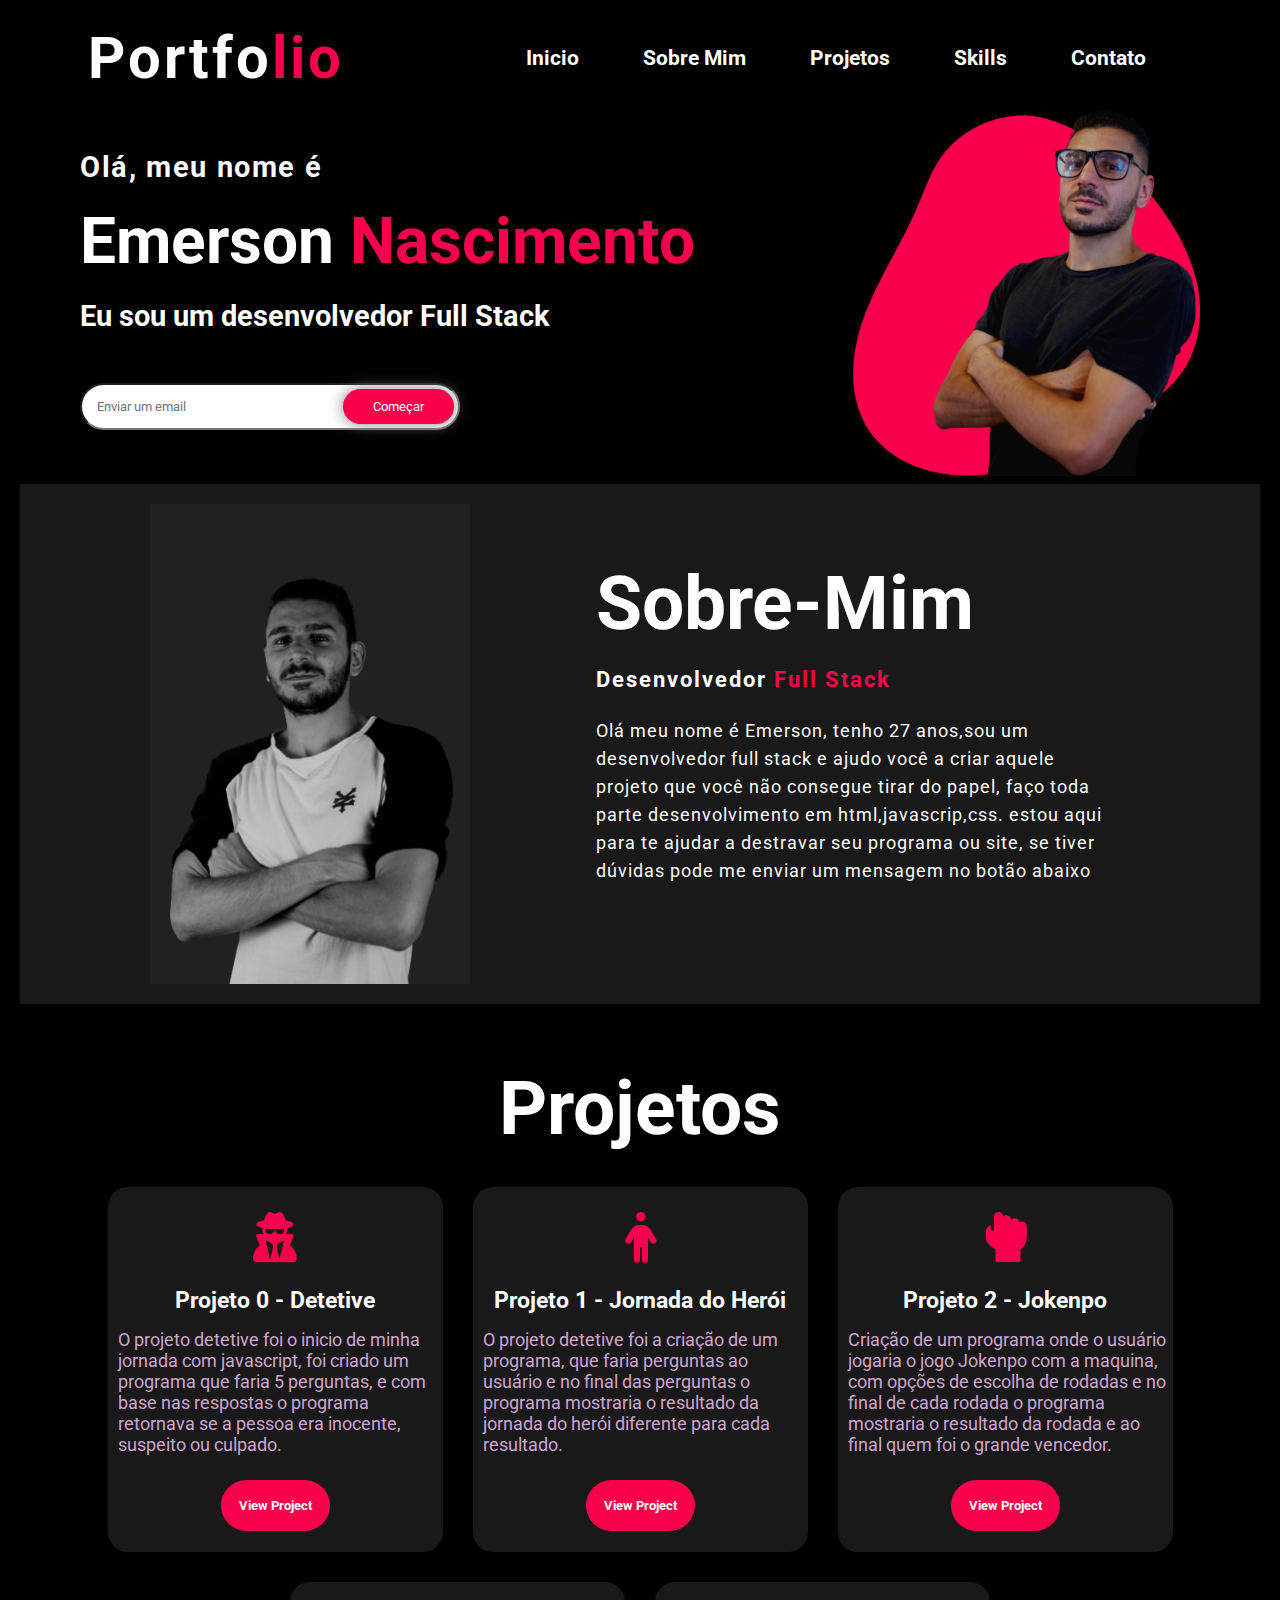
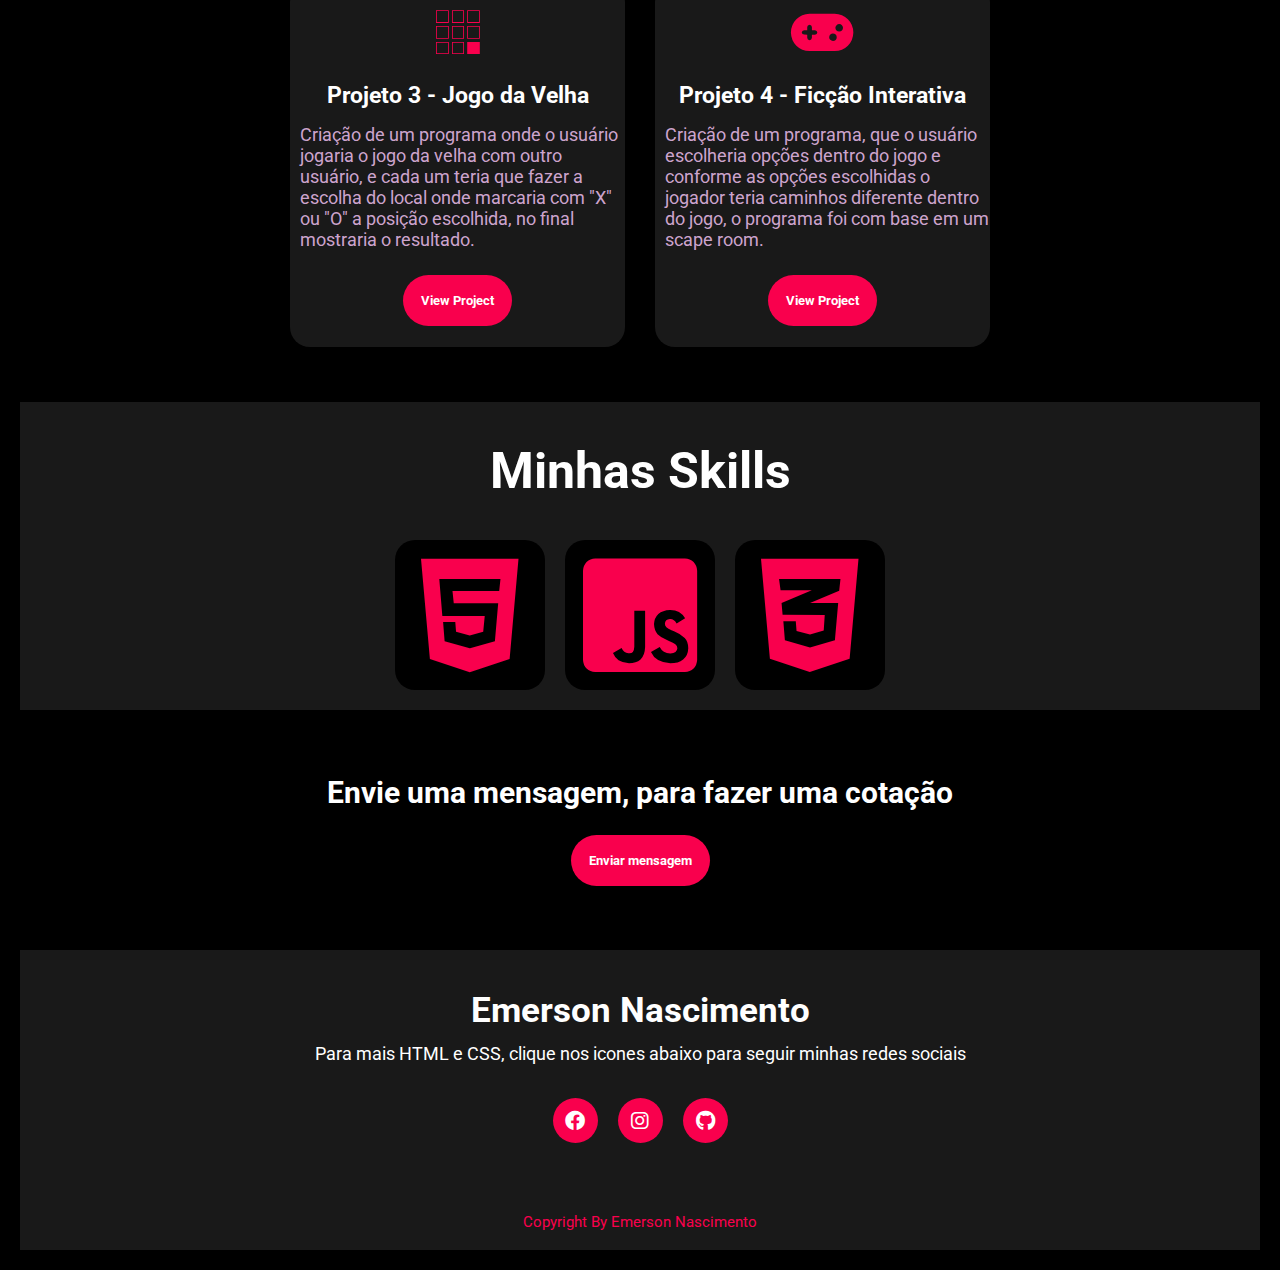
<file: index.html>
<!DOCTYPE html>
<html lang="pt-br">
<head>
    <meta charset="UTF-8">
    <meta http-equiv="X-UA-Compatible" content="IE=edge">
    <meta name="viewport" content="width=device-width, initial-scale=1.0">
    <link rel="stylesheet" href="Style.css">
    <link rel="stylesheet" href="mobile.css">
    <link rel="stylesheet" type="text/css" href="fontawesome-free-6.1.1-web/css/all.min.css">
    <title>Portfolio</title>
</head>

<body>

    <header>
        <div id="title">
            <h2>Portfo<span>lio</span></h2></a>
        </div>

        <div class="mobile-Menu">
            <div class="line1"></div>
            <div class="line2"></div>
            <div class="line3"></div>
        </div>

        <nav class="nav-bar">
            <ul class="nav-List">
                <li><a href="/index.html">Inicio</a></li>
                <li><a href="#sobremim">Sobre mim</a></li>
                <li><a href="#projetos">Projetos</a></li>
                <li><a href="#skills">Skills</a></li>
                <li><a href="#contato">Contato</a></li>
            </ul>
        </nav>
    </header>
    <a href="/index.html"></a>
    <main>
        <aside>
            <h4>Olá, meu nome é </h4>
            <h1>Emerson<span> Nascimento</span></h1>
            <h3>Eu sou um desenvolvedor Full Stack</h3>
            <div class="Container-btn">
                <form>
                    <input type="email" nome="email" placeholder="Enviar um email">
                    <input type="submit" nome="submit" value="Começar">
                </form>
            </div><!--Container-btn-->   
        </aside>
        <article>
            <img src="./fundo.png" alt="main-fundo" >
        </article>
    </main>
        <section class="sobre">
            <div class="Main-sobre">
                <img src="main-img.png">
                <div class="text-sobre">
                    <h2>Sobre-mim</h2>
                    <h5>Desenvolvedor <span>Full Stack</span></h5>
                    <p>Olá meu nome é Emerson, tenho 27 anos,sou um desenvolvedor full stack e ajudo você a criar aquele projeto que você não consegue tirar do papel, faço toda parte desenvolvimento em html,javascrip,css.
                        estou aqui para te ajudar a destravar seu programa ou site, se tiver dúvidas pode me enviar um mensagem no botão abaixo 
                    </p>
                    
                </div><!--text-sobre-->
            </div><!--Main-sobre-->

        </section><!--background-color-sobre-->

    <div id="projetos" class="container-projetos">
        <a name="#projetos"></a>
        <div class="title">
            <h2>Projetos</h2>
        </div><!--title-->
        
        <div class="caixa">

            <div class="card">
                <i class="fa-solid fa-user-secret"></i>
                <h5>Projeto 0 - Detetive </h5>
                <p>O projeto detetive foi o inicio de minha jornada com javascript, foi criado um programa que faria 5 perguntas, e com base nas respostas o programa retornava se a pessoa era inocente, suspeito ou culpado.</p>
                <a href="https://github.com/nascimentoemerson/Blue-Edtech/blob/main/Projeto-Detetive " target="_blank "><button class="btn">View Project</button></a>
            </div><!--card-->

            <div class="card">
                <i class="fa-solid fa-person"></i>
                <h5>Projeto 1 - Jornada do Herói</h5>
                <p>O projeto detetive foi a criação de um programa, que faria perguntas ao usuário e no final das perguntas o programa mostraria o resultado da jornada do herói diferente para cada resultado.</p>
                <a href="https://github.com/nascimentoemerson/Blue-Edtech/blob/main/Projeto-JornadaHeroi " target="_blank "><button class="btn">View Project</button></a>
            </div><!--card-->

            <div class="card">
                <i class="fa-solid fa-hand-back-fist"></i>
                <h5>Projeto 2 - Jokenpo</h5>
                <p>Criação de um programa onde o usuário jogaria o jogo Jokenpo com a maquina, com opções de escolha de rodadas e no final de cada rodada o programa mostraria o resultado da rodada e ao final quem foi o grande vencedor.</p>
                <a href="https://github.com/nascimentoemerson/Blue-Edtech/blob/main/Projeto-Jokenp%C3%B4 " target="_blank "><button class="btn">View Project</button></a>
            </div><!--card-->

            <div class="card">
                <i class="fa-brands fa-buromobelexperte"></i>
                <h5>Projeto 3 - Jogo da Velha</h5>
                <p>Criação de um programa onde o usuário jogaria o jogo da velha com outro usuário, e cada um teria que fazer a escolha do local onde marcaria com "X" ou "O" a posição escolhida, no final mostraria o resultado.</p>
                <a href="https://github.com/nascimentoemerson/Blue-Edtech/blob/main/Projeto_Jogo_Velha " target="_blank "><button class="btn">View Project</button></a>
            </div><!--card-->

            <div class="card">
                <i class="fa-solid fa-gamepad"></i>
                <h5>Projeto 4 - Ficção Interativa</h5>
                <p>Criação de um programa, que o usuário escolheria opções dentro do jogo e conforme as opções escolhidas o jogador teria caminhos diferente dentro do jogo, o programa foi com base em um scape room.</p>
                <a href="https://github.com/nascimentoemerson/Blue-Edtech/blob/main/Projeto%204%20-%20Jogo%20da%20Fic%C3%A7%C3%A3o%20Interativa " target="_blank"><button class="btn">View Project</button></a>
            </div><!--card-->

        </div><!--caixa-->
    </div><!--container-projetos-->

    <div class="container-skills">
        <a name="#skills"></a>
        <div id="skills" class="texto">
            <h2>Minhas Skills</h2>
        </div><!--title-->

        <div class="caixa-skills">

            <div class="card-sk">
                <i class="fa-brands fa-html5"></i>
            </div><!--card-->

            <div class="card-sk">
                <i class="fa-brands fa-js-square"></i>
            </div><!--card-->

            <div class="card-sk">
                <i class="fa-brands fa-css3-alt"></i>
            </div><!--card-->

        </div><!--caixa-skills-->


    </div><!--container-skills-->
    <a name="#contato"></a>
    <div id="contato" class="me-contate">
        <p>Envie uma mensagem, para fazer uma cotação</p>
        <button class="btn">Enviar mensagem</button>
    </div><!--me-contate-->

    <footer>
        <h6>Emerson Nascimento</h6>
        <p>Para mais HTML e CSS, clique nos icones abaixo para seguir minhas redes sociais</p>
        <div class="Redes-sociais">
            <a href="https://www.facebook.com/maza05/" target="_blank"><i class="fa-brands fa-facebook"></i></a>
            <a href="https://www.instagram.com/nascimentoemerson/" target="_blank"><i class="fa-brands fa-instagram"></i></a>
            <a href="https://github.com/nascimentoemerson/" target="_blank"><i class="fa-brands fa-github"></i></a>
        </div><!--Redes-sociais-->

        <div class="End">
            <p>Copyright By Emerson Nascimento</p>
        </div>
        
    </footer>
    <script src="mobile-navbar.js"></script>
</body>

</html>
</file>
<file: Style.css>
@import url('https://fonts.googleapis.com/css2?family=Roboto:ital,wght@0,100;0,300;0,400;0,500;0,700;0,900;1,100;1,300;1,400;1,500;1,700;1,900&display=swap');

*{
    margin: 0;
    padding: 0;
    box-sizing: border-box;
    font-family: 'Roboto', sans-serif;
}

html,body{
    overflow-x: hidden;
    background-color: black;
    color: white;
    margin: 0 auto;
    width: 100%;
    padding: 10px;
    left: 10%;
}

header{
    display: flex;
    flex-direction: row;
    justify-content: space-around;
    align-items: center;
}

#title{
    flex-direction: column;
}


#title h2{
    color: #fff;
    font-size: 3.6rem;
    cursor: pointer;
    letter-spacing: 3px;
    
    
}


span{
    color: #f9004d;
}

nav{
    align-items: center;
    justify-content: space-between;
    padding: 1.0rem;
}

nav ul li{
    display: inline-block;
    font-size: 1.3rem;
    padding: 10px 30px;
    list-style-type: none;
}

nav ul li a{
    color: #fff;
    text-decoration: none;
    font-weight: bold;
    text-transform: capitalize;
}

nav ul li a:hover{
    color: #f9004d;
}

main{
    display: flex;
    align-items: center;
    justify-content: space-around;
}
.Main{
    display: flex;
    flex-direction: row;
    width: 100%;
    top: 20%;
    margin: 0 auto;
}

img{
    width: 30vw;
}


h4{
    color: #fcfcfc;
    letter-spacing: 0.1rem;
    font-size: 1.8rem;
}

h1{
    color: #fff;
    margin: 20px 0px 20px;
    font-size: 4.0rem;
}

h3{
    color: #fff;
    font-size: 1.8rem;
    margin-bottom: 50px;
}

.Container-btn form{
    width: 380px;
    max-width: 100%;
    position: relative;
}

.Container-btn form input:first-child{
    display: inline-block;
    width: 100%;
    padding: 14px 130px 14px 15px;
    border-radius: 30px;
    outline: none;
}

.Container-btn form input:last-child{
    position: absolute;
    display: inline-block;
    outline: none;
    padding: 10px 30px;
    border: none;
    border-radius: 30px;
    background-color: #f9004d;
    color: #fff;
    box-shadow: 0px 0px 15px #858585;
    right: 6px;
    top: 6px;
}

.sobre{
    background-color: #191919;
    width: 100%;
    padding: 20px;
}

.sobre img{
    width: 320px;
    height: auto;
}

.text-sobre{
    width: 550px;
    padding: 1rem;

}

.Main-sobre{
    width: 100%;
    display: flex;
    flex-direction: row;
    align-items: center;
    justify-content: space-evenly;
    margin: 0 auto;
}

.text-sobre h2{
    color: #fff;
    font-size: 75px;
    text-transform: capitalize;
    margin-bottom: 20px;
}

.text-sobre h5{
    color: #fff;
    letter-spacing: 2px;
    font-size: 22px;
    margin-bottom: 25px;
    text-transform: capitalize;
}

.text-sobre p{
    color: #fcfcfc;
    letter-spacing: 1px;
    line-height: 28px;
    font-size: 18px;
    margin-bottom: 45px;

}

.btn{
    background-color: #f9004d;
    color: #fff;
    text-transform: none;
    border: 2px solid transparent;
    font-weight: bold;
    padding: 13px 20px;
    border-radius: 30px;
    transition: .4s;
}

.btn:hover{
    background-color: transparent;
    border: 2px solid #f9004d;
    cursor: pointer;
}

.container-projetos{
    background-color: black;
    width: 100%;
    padding: 40px 0px;
}

.title h2{
    color: #fff;
    font-size: 75px;
    width: 1130;
    margin: 20px auto;
    text-align: center;

}


.caixa{
    display: flex;
    justify-content: center;
    align-items: center;
    min-height: 400px;
    flex-wrap: wrap;
}

.card{
    background-color: #191919;
    height: 365px;
    width: 335px;
    border-radius: 20px;
    margin: 15px;
    position: relative;
    overflow: hidden;
    text-align: center;
}

.card i{
    font-size: 50px;
    display: block;
    text-align: center;
    margin: 25px 0px;
    color: #f9004d;
}

.card h5{
    color: #fff;
    font-size: 23px;
    margin-bottom: 15px;
    margin-top: 20px;
}

.card p{
    color: #fcfc;
    font-size: 18px;
    margin-bottom: 25px;
    text-align: left;
    margin-left: 10px;
}

.btn{
    border: none;
    padding: 18px;
}

.btn:hover{
    background-color: transparent;
    border: 2px solid #f9004d;
    cursor: pointer;
}

.container-skills{
    background-color: #191919;
    width: 100%;
    padding: 10px 0px;
}

.caixa-skills{
    display: flex;
    justify-content: center;
    align-items: center;
    min-height: 100px;
    flex-wrap: wrap;
}

.card-sk{
    background-color: black;
    height: 150px;
    width: 150px;
    border-radius: 20px;
    margin: 10px;
    position: relative;
    overflow: hidden;
    justify-content: center;
    align-items: center;
}

.texto h2{
    color: #fff;
    font-size: 50px;
    width: 1130;
    margin: 30px auto;
    text-align: center;
}

.me-contate{
    width: 100%;
    height: 240px;
    background-color: black;
    display: flex;
    flex-direction: column;
    justify-content: center;
    align-items: center;
}

.me-contate p {
    color: #fff;
    font-size: 30px;
    font-weight: bold;
    margin-bottom: 25px;
}

footer{
    position: relative;
    width: 100%;
    height: 300px;
    background-color: #191919;
    display: flex;
    flex-direction: column;
    align-items: center;
    justify-content: center;
}

h6{
    font-size: 35px;
    color: #fff;
    
}

footer p{
    font-size: 18px;
    color: #fff;
    text-align: center;
    margin-top: 10px;
    margin-bottom: 10px;
    line-height: 25px;
}

.Redes-sociais{
    display: flex;
}

.Redes-sociais a{
    background-color: #f9004d;
    width: 45px;
    height: 45px;
    padding: 15px;
    border-radius: 50%;
    margin: 22px 10px;
    color: #fff;
    text-decoration: none;
    font-size: 20px;
    align-items: center;
    display: flex;
    justify-content: center;
    flex-direction: row;
}

.Redes-sociais a :hover{
    transform: scale(1.2);
    transition: .3s;
}

.End p{
    position: relative;
    color: #f9004d;
    top: 35px;
    font-size: 15px;

}

.card-sk i{
    color: #f9004d;
    font-size: 130px;
    display: block;
    text-align: center;
    margin-top: 10px;
}

.mobile-Menu{
    display: none;
    cursor: pointer;
}

.mobile-Menu div{
    width: 32px;
    height: 2px;
    background-color: #fff;
    margin: 8px;
}

@media (max-width: 999px) {
    html,body{
        overflow-x: hidden;
    }

    main{
        padding: 3.0rem;
    }

    img {
        display: none;
    }

    .text-sobre h2{
        font-size: 3.5rem;

    }

    .text-sobre {
        width: 80vw;
    }

    .container-button {
        width: 100%;
        display: flex;
        flex-direction: column;
        align-items: center;
        justify-content: center;
        margin: auto;
    }


    .title h2{
        font-size: 3.5rem;
    }

    .nav-List {
        display: flex;
        z-index: 100;
        position: absolute;
        top: 12vh;
        right: 0;
        width: 100%;
        height: 50vh;
        background: rgb(11, 11, 11);
        flex-direction: column;
        align-items: center;
        justify-content: space-around;
        transform: translateX(-100%);
        transition: transform 0.3s ease-in;
    }

    .nav-List li {
        margin-left: 0;
    }


    .mobile-Menu {
        display: block;
    }

}

.nav-List.active {
    transform: translateX(0);
}


@keyframes navLinkFAde {
    from {
        opacity: 0;
        transform: translateX(50px);
    }
    to {
        opacity: 1;
        transform: translateX(0);
    }
}
</file>
<file: mobile.css>
@media (max-width: 999px){
    body {
        overflow-x: hidden;
    }
}
</file>
